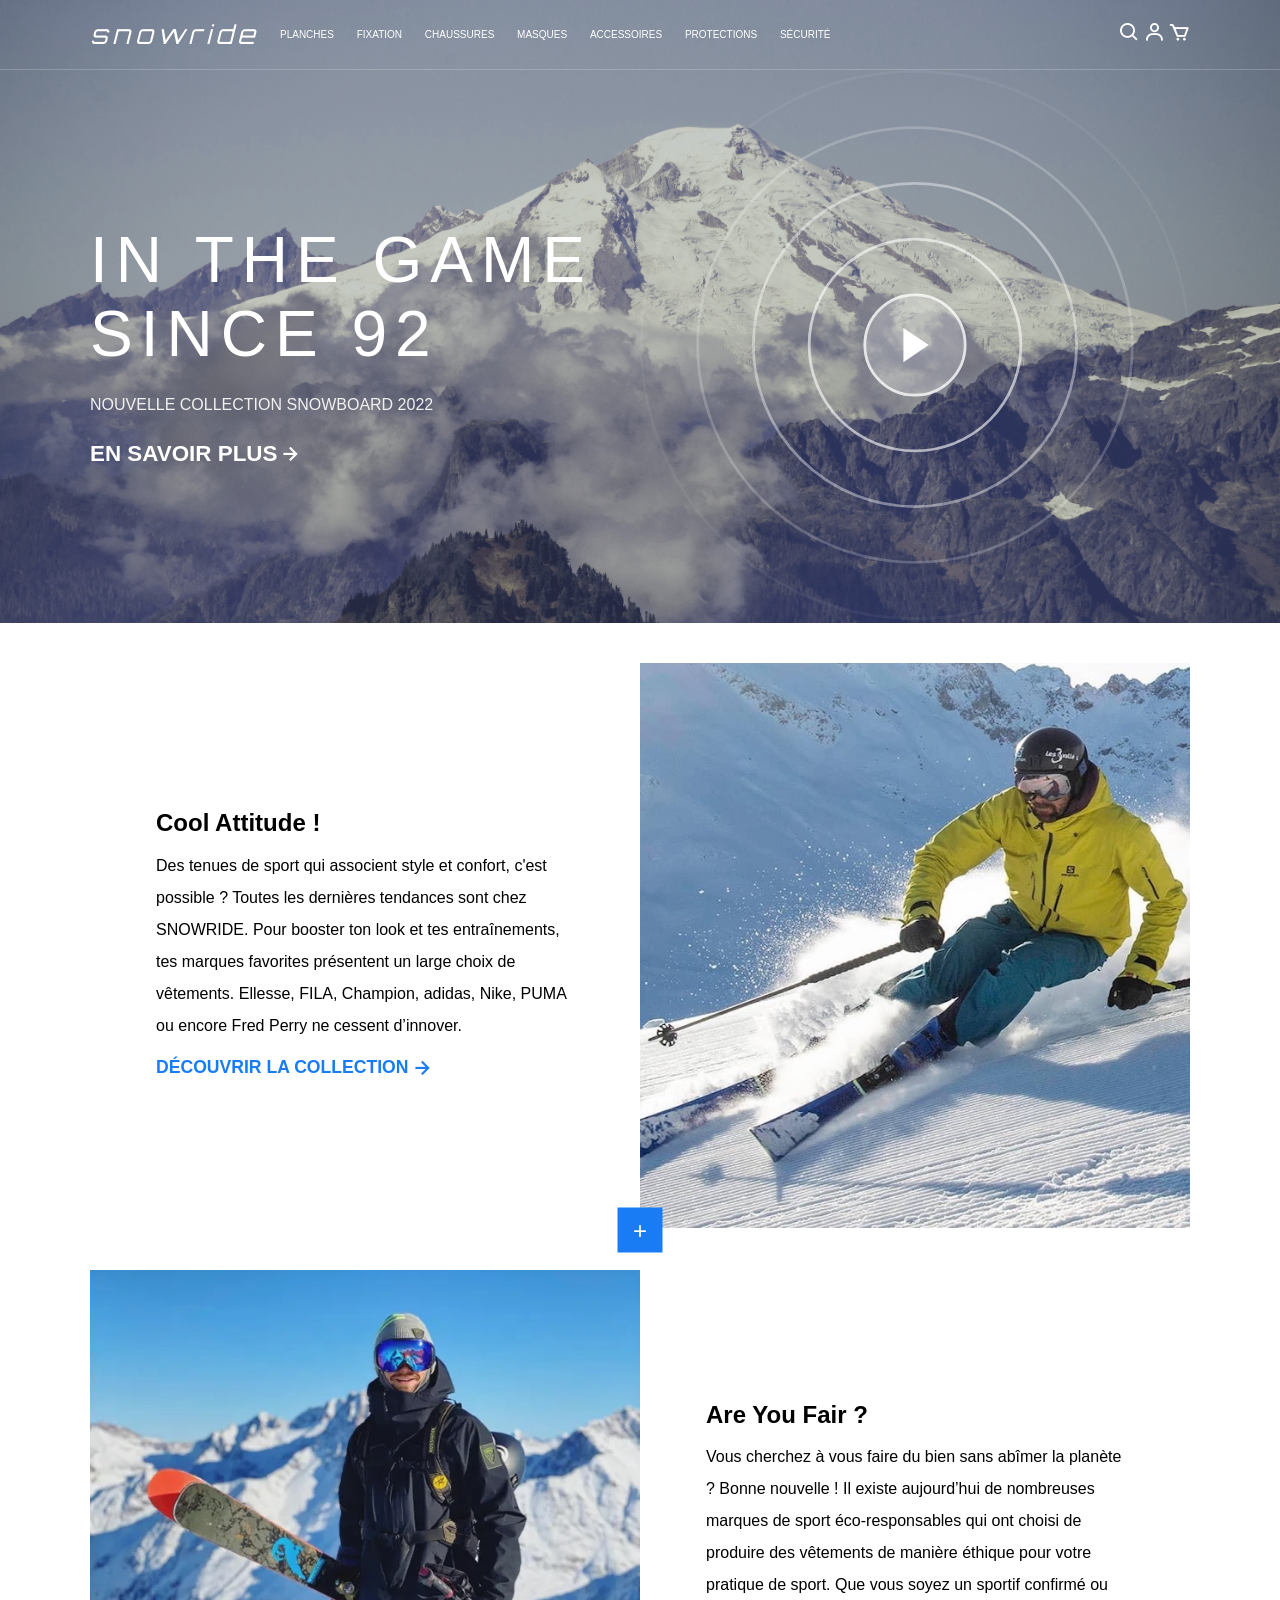
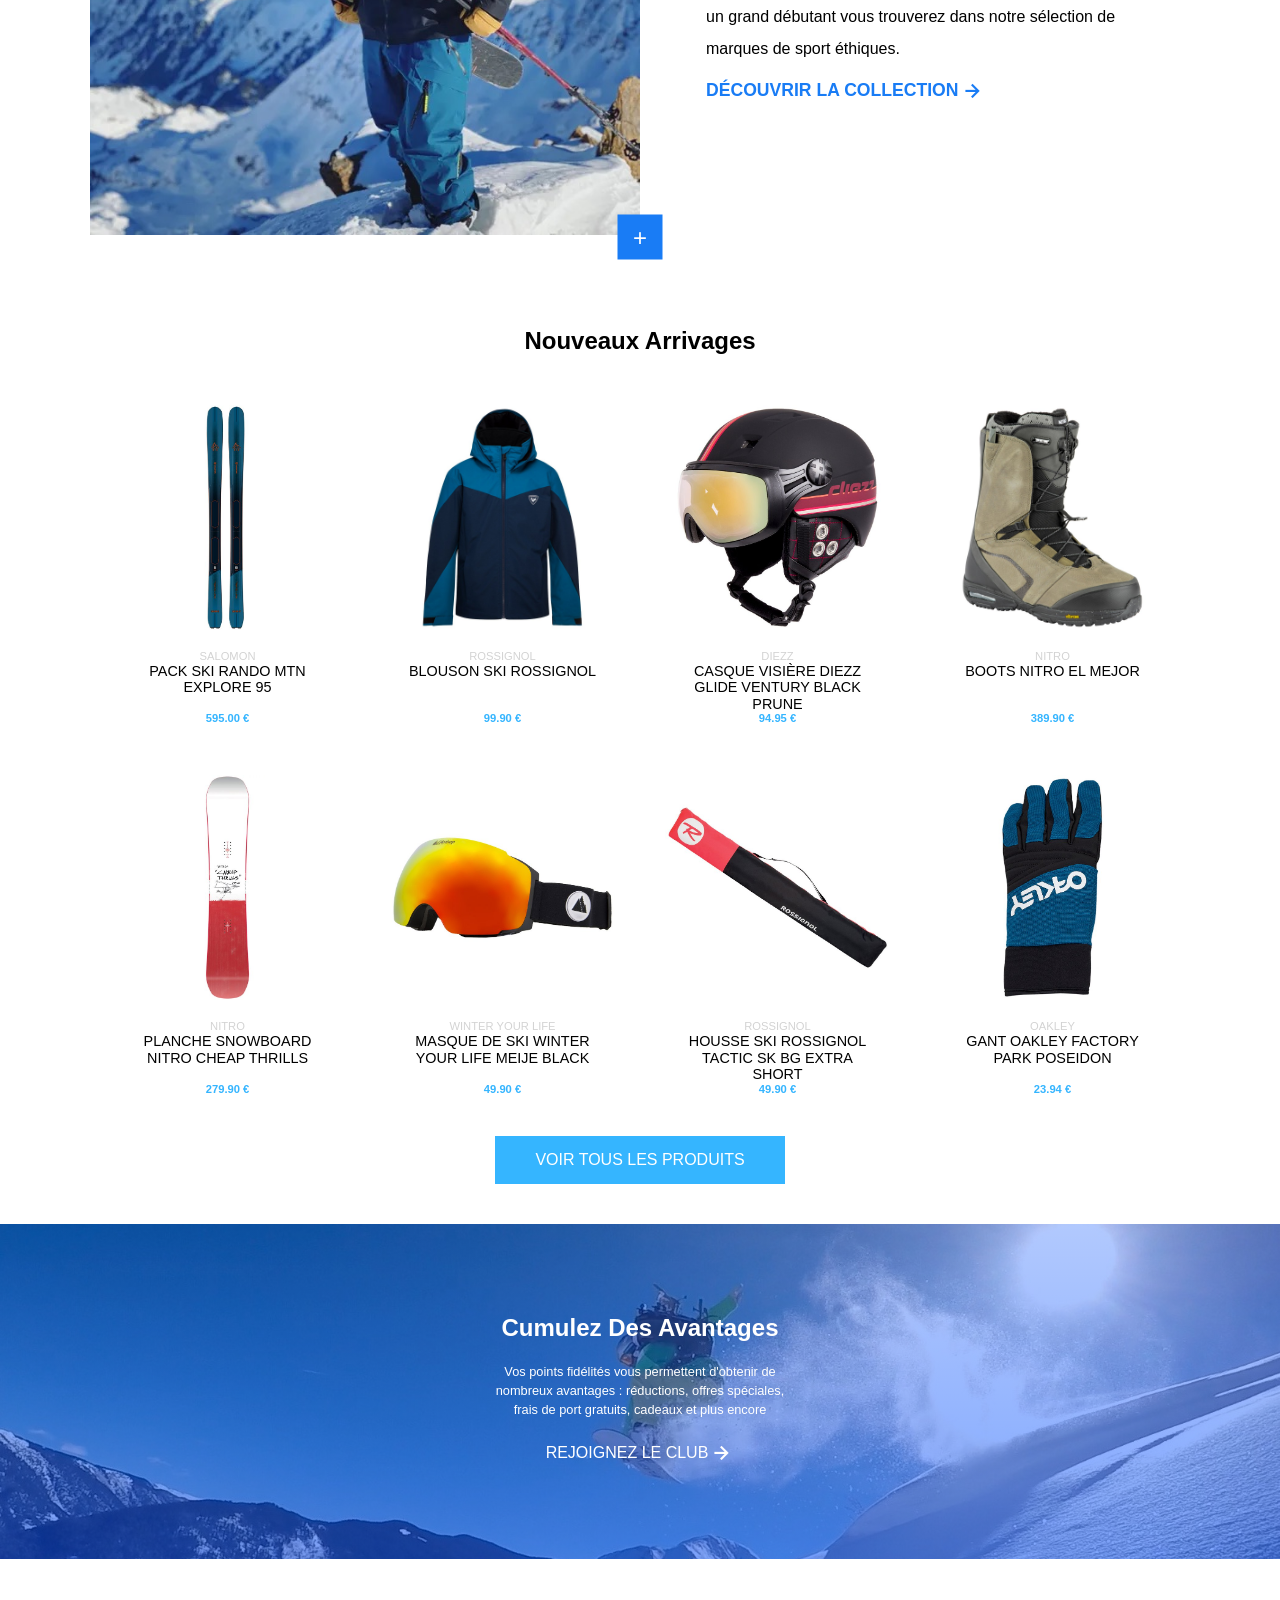
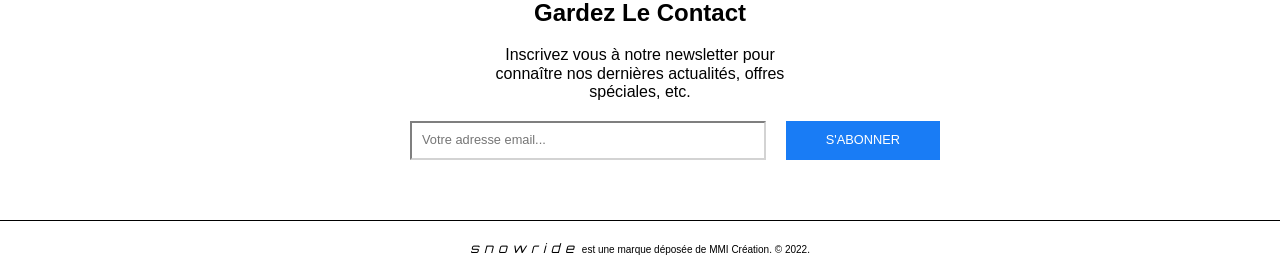
<file: assets/Productions/Projets web/snowride/index.html>
<!DOCTYPE html>
<html>
<head>
    <title>SnowRide</title>

    <!-- meta utile pour ne pas devoir encoder les accents ... -->
    <meta charset="UTF-8">

    <!-- et voila nos styles -->
    <link href="css/normalize.css" rel="stylesheet" type="text/css"/>
    <link href="css/styles.css" rel="stylesheet" type="text/css"/>

    <!-- on charge des typos de google -->
    <link href="https://fonts.googleapis.com/css2?family=Orbitron:wght@400;500;600;700&display=swap" rel="stylesheet">
    <link href="https://fonts.googleapis.com/css2?family=Montserrat+Alternates:wght@200;300;400;500&display=swap" rel="stylesheet">

    <link href='https://unpkg.com/boxicons@2.1.2/css/boxicons.min.css' rel='stylesheet'>

    <!-- quand on parle de responsive, le viewport c'est la base ! -->
    <meta name="viewport" content="initial-scale=1.0, maximum-scale=1.0, width=device-width"/>
</head>

<body>

<header class="header">
<nav>
  <div class="menu container">
    <a class="logo" href=">">SnowRide</a>

    <div id="burger" class="burger-menu">
    </div>

    <div class="products-menu">
      <a href=">">Planches</a>
      <a href=">">Fixation</a>
      <a href=">">Chaussures</a>
      <a href=">">Masques</a>
      <a href=">">Accessoires</a>
      <a href=">">Protections</a>
      <a href=">">Sécurité</a>
    </div>
    <div class="user-menu">
      <a href=">"><i class='bx bx-search'></i></a>
      <a href=">"><i class='bx bx-user'></i></a>
      <a href=">"><i class='bx bx-cart'></i></a>
    </div>
  </div>
</nav>

<div class="banner container">
  <div class="banner-intro">
    <h2>in the game <br>since 92</h2>
    <span>Nouvelle collection snowboard 2022</span>
    <a class="arrow" href="">en savoir plus</a>
  </div>
  <a href="">
    <img src="images/target.svg">
  </a>
</div>

</header>


<section class="tendance container">
  <article class="tendance-item">
    <div class="tendance-txt">
      <h3>cool attitude !</h3>
      <p>Des tenues de sport qui associent style et confort, c'est possible ?
         Toutes les dernières tendances sont chez SNOWRIDE.
         Pour booster ton look et tes entraînements, tes marques favorites présentent un large choix de vêtements.
         Ellesse, FILA, Champion, adidas, Nike, PUMA ou encore Fred Perry ne cessent d’innover.</p>
      <a class="arrow" href="">découvrir la collection</a>
    </div>
    <div class="tendance-img">
      <img src="images/tendance1.jpg">
    </div>
    <a href="">+</a>
  </article>

  <article class="tendance-item tendance-reverse">
    <div class="tendance-txt">
      <h3>Are you fair ?</h3>
      <p>Vous cherchez à vous faire du bien sans abîmer la planète ?
         Bonne nouvelle ! Il existe aujourd’hui de nombreuses marques de sport éco-responsables qui ont choisi de produire des vêtements de manière éthique pour votre pratique de sport.
         Que vous soyez un sportif confirmé ou un grand débutant vous trouverez dans notre sélection de marques de sport éthiques.</p>
      <a class="arrow" href="">découvrir la collection</a>
    </div>
    <div class="tendance-img">
      <img src="images/tendance2.jpg">
    </div>
    <a href="">+</a>
  </article>
</section>

<section class="products container">
  <h2>Nouveaux arrivages</h2>
  <div class="products-list">
    <a href="" class="product">
      <img src="images/products/p1.jpg">
      <span class="product-brand">Salomon</span>
      <span class="product-title">Pack Ski Rando Mtn Explore 95</span>
      <span class="product-price">595.00 &euro;</span>
    </a>
    <a href="" class="product">
      <img src="images/products/p2.jpg">
      <span class="product-brand">Rossignol</span>
      <span class="product-title">Blouson Ski Rossignol</span>
      <span class="product-price">99.90 &euro;</span>
    </a>
    <a href="" class="product">
      <img src="images/products/p3.jpg">
      <span class="product-brand">diezz</span>
      <span class="product-title">Casque visière Diezz Glide Ventury Black Prune</span>
      <span class="product-price">94.95 &euro;</span>
    </a>
    <a href="" class="product">
      <img src="images/products/p4.jpg">
      <span class="product-brand">Nitro</span>
      <span class="product-title">Boots Nitro El Mejor</span>
      <span class="product-price">389.90 &euro;</span>
    </a>
    <a href="" class="product">
      <img src="images/products/p5.jpg">
      <span class="product-brand">Nitro</span>
      <span class="product-title">Planche Snowboard Nitro Cheap Thrills </span>
      <span class="product-price">279.90 &euro;</span>
    </a>
    <a href="" class="product">
      <img src="images/products/p6.jpg">
      <span class="product-brand">WINTER YOUR LIFE</span>
      <span class="product-title">Masque de Ski Winter Your Life Meije Black</span>
      <span class="product-price">49.90 &euro;</span>
    </a>
    <a href="" class="product">
      <img src="images/products/p7.jpg">
      <span class="product-brand">Rossignol</span>
      <span class="product-title">Housse Ski Rossignol Tactic Sk Bg Extra Short</span>
      <span class="product-price">49.90 &euro;</span>
    </a>
    <a href="" class="product">
      <img src="images/products/p8.jpg">
      <span class="product-brand">oakley</span>
      <span class="product-title">Gant Oakley Factory Park Poseidon</span>
      <span class="product-price">23.94 &euro;</span>
    </a>
  </div>
  <a href="" class="boutonVoirTousLesProduits">Voir tous les produits</a>
</section>

<section class="adventure">
  <div class="adventure-info">
    <h2>Cumulez des avantages</h2>
    <p>Vos points fidélités vous permettent d'obtenir de nombreux avantages : réductions, offres spéciales, frais de port gratuits, cadeaux et plus encore</p>
    <a class="arrow" href="">Rejoignez le club</a>
  </div>
</section>


<section class="newsletter">
    <h2>Gardez le contact</h2>
    <p>Inscrivez vous à notre newsletter pour connaître nos dernières actualités, offres spéciales, etc.</p>
    <form action="">
      <input type="email" value="" placeholder="Votre adresse email...">
      <input type="submit" value="s'abonner">
    </form>
</section>


<footer>
  <span>
    <strong class="logo2">snowride</strong> est une marque déposée de MMI Création. &copy; 2022.
  </span>
</footer>


<script type="text/javascript">
const burger = document.getElementById('burger')
const productsMenu = document.querySelector('.products-menu')
burger.addEventListener('click', () => {
  burger.classList.toggle('clic')
  productsMenu.classList.toggle('clic')
  
})
</script>

</body>
</html>
</file>
<file: assets/Productions/Projets web/snowride/css/styles.css>
/* GENERAL */

* {
  margin: 0;
  padding: 0;
  box-sizing: border-box;
}

body {
    font-family: 'Montserrat', sans-serif;
    font-size: 62.5%;
}

/* LA FLECHE SUR LES LIENS A*/
.arrow::after {
  content: "\ebe6";
  font-family: boxicons!important;
  font-weight: 400;
  font-size: 1.6rem;
  vertical-align: middle;
}

.container {
  max-width: 1100px;
  margin: 0 auto;
}

/* QUELQUES REMARQUES :

les couleurs :
bleu (liens) : rgb(0,150,255);
bleu (overlay) : rgba(0,78,255,0.4);
gris foncé (product-brand) : color:darkgrey;

le logo : font-family: 'Orbitron', sans-serif;
l'effet d'ombrage sur les images tendances : box-shadow: rgba(50, 50, 93, 0.25) 0px 2px 5px -1px, rgba(0, 0, 0, 0.3) 0px 1px 3px -1px;

C'EST PARTI !!!!



*/


/* LE HEADER */

.header {
  background-image: url(../images/bg-header.jpg);
  background-size: cover;
}

.header nav {
  padding: 20px 0px;
  border-bottom: 1px solid rgba(255,255,255,0.2);
}

#burger {
  display: none;
}

.menu {
  display: flex;
  align-items: center;
}

.products-menu {
  flex-grow: 1;
}

.products-menu a {
  text-decoration: none;
  color: white;
  font-size: 0.8 rem;
  text-transform: uppercase;
  margin: 0px 10px;
}

.logo {
  font-family: orbitron;
  text-decoration: none;
  color: white;
  letter-spacing: 5px;
  font-size: 1.6rem;
  text-transform: lowercase;
  font-style: italic;
  font-weight: 300;
  margin-right: 10px;
}

.user-menu a {
  text-decoration: none;
  color: white;
  font-size: 1.4rem;
}

.banner {
  display: flex;
}

.banner > .banner-intro, .banner > a {
  flex-basis: 50%;
}

.banner img {
  width: 100%;
}

.banner-intro {
  display: flex;
  flex-direction: column;
  justify-content: center;
}

.banner-intro h2 {
  font-size: 4rem;
  letter-spacing: 8px;
  text-transform: uppercase;
  color: white;
  font-weight: 100;
}

.banner-intro span {
  font-size: 1rem;
  text-transform: uppercase;
  color: rgb(240, 240, 240);
  font-weight: 100;
  padding: 25px 0px;
}

.banner-intro a {
  font-size: 1.4rem;
  text-transform: uppercase;
  color: white;
  font-weight: 600;
  text-decoration: none;
}

/* LES TENDANCES */

.tendance-item{
  display:flex;
  position: relative;
  margin: 40px 0px;
}

.tendance-txt, .tendance-img{
  flex-basis: 50%;
}

.tendance-img img{
  width: 100%
}

.tendance-txt{
  display: flex;
  flex-direction: column;
  justify-content: center; 
  padding: 0px 6%;
}

.tendance-txt a{
  text-decoration: none;
  font-size: 1.1rem;
  font-weight: bold;
  color: rgb(25, 124, 245);
  text-transform: uppercase;
}

.tendance-txt p{
  font-size: 1rem;
  padding-bottom: 3%;
  line-height: 2;
}

.tendance-txt h3{
  font-size: 1.5rem;
  font-weight: bold;
  text-transform: capitalize;
  padding-bottom: 3%;
}

.tendance-item > a{
  background-color: rgb(25, 124, 245);
  color: white;
  transform: translate(-50%,50%);
  text-decoration: none;
  width: 45px;
  aspect-ratio: 1 / 1;
  position: absolute;
  bottom: 0;
  left: 50%;
  font-size: 1.5rem;
  display: flex;
  align-items: center;
  justify-content: center;
}

.tendance-reverse{
  flex-direction: row-reverse;
}

/* LES PRODUITS */

.products > h2 {
  font-size: 1.5rem;
  font-weight: bold;
  text-transform: capitalize;
  padding-top: 50px;
  text-align: center;
}

.products > a{
  display: block;
  width: fit-content;
  margin: 0px auto;
}

.products-list {
  display: flex;
  flex-wrap: wrap;
  margin-bottom: 40px;
  justify-content: space-around;
}

.product {
  flex-basis: 25%;
  display: flex;
  flex-direction: column;
  align-items: center;
  text-decoration: none;
  text-align: center;
  transition: transform 0.3s ease;
}

.product:hover{
  border: solid 1px grey;
  box-shadow: 0px 10px 20px rgb(63, 63, 109);
}

.product img {
  width: 100%;
  aspect-ratio: 1 / 1;
  object-fit: contain;
  padding-top: 50px;
}

.product-brand {
  font-size: 0.7rem;
  color: lightgrey;
  text-transform: uppercase;
  padding-top: 20px;
}

.product-title {
  font-size: 0.9rem;
  color: black;
  text-transform: uppercase ;
  padding: 0px 40px;
  flex-grow: 1;
}

.product-price {
  font-size: 0.7rem;
  color: rgb(53, 181, 255);
  font-weight: bold;
}

.boutonVoirTousLesProduits {
  background-color: rgb(53, 181, 255);
  color: white;
  padding: 15px 40px;
  text-decoration: none;
  font-size: 1rem;
  text-transform: uppercase;
  }

/* AVANTAGE CLUB */

.adventure {
  margin-top: 40px;
  padding: 90px 0px;
  background-image: linear-gradient(rgba(0,78,255,0.3), rgba(0,78,255,0.5)), url(../images/bg-advantage.jpg);
  background-size: cover;
}

.adventure-info{
  max-width: 600px;
  margin: 0 auto;
  display: flex;
  flex-direction: column;
  align-items: center;
}

.adventure-info h2 {
  text-align: center;
  text-transform: capitalize;
  font-size: 1.5rem;
  font-weight: bold;
  color: white;
  padding-bottom: 20px;
}

.adventure-info p{
  text-align: center;
  font-size: 0.8rem;
  color: white;
  padding: 0px 145px;
  line-height: 1.5;
}

.adventure-info > a {
  text-decoration: none;
  font-size: 1rem;
  color:white;
  text-transform: uppercase;
  padding-top: 20px;
}

/* LA NEWSLETTER */

.newsletter {
  max-width: 600px;
  margin: 0 auto;
  display: flex;
  flex-direction: column;
  align-items: center;
}

.newsletter p {
  font-size: 1rem;
  text-align: center;
  padding: 0px 130px;
  padding-bottom: 20px;
}

.newsletter form {
  align-self: stretch;
  display: flex;
  margin-bottom: 60px;
}

form input[type=email] {
  flex-grow: 1;
  padding: 10px 10px;
  border-color: lightgrey;
  margin-right: 20px;
  margin-left: 70px; 
  font-size: 0.8rem;
}

form input[type=submit] {
  background-color: rgb(25, 124, 245);
  color: white;
  padding: 0px 40px;
  font-size: 0.8rem;
  text-transform: uppercase;
  border: none;
}

.newsletter h2 {
  padding-top: 40px;
  padding-bottom: 20px;
  font-size: 1.5rem;
  text-transform: capitalize;
}

/* LE FOOTER */

footer {
  border-top: 1px solid black;
  text-align: center;
  padding: 20px 0px;
}

.logo2{
  color: black;
  font-family: orbitron;
  text-decoration: none;
  letter-spacing: 5px;
  font-size: 0.8rem;
  text-transform: lowercase;
  font-style: italic;
  font-weight: 300;
}


@media only screen and (max-width: 768px) {
  body {
    font-size: 50%;
  }

  .product {
    flex-basis: 45%;
  }

  .tendance-item {
    flex-direction: column;
  }

  nav.menu {
    padding: 0;
  }

  .banner > a {
    display: none;
  }
  .banner > .banner-intro {
    flex-basis: 100%;
    align-items: center;
  }

  .menu {
    position: relative;
  }
  
  .products-menu{
    position: absolute;
    left: 0;
    width: 100%;
    top: 100%;
    display: flex;
    flex-direction: column;
    background-color: rgba(255,255,255, 0.5);
    backdrop-filter: blur(5px);
    transform: scaleY(1);
    transform-origin: 50% 0;
    transition: transform 3s;
  }

  

}
</file>
